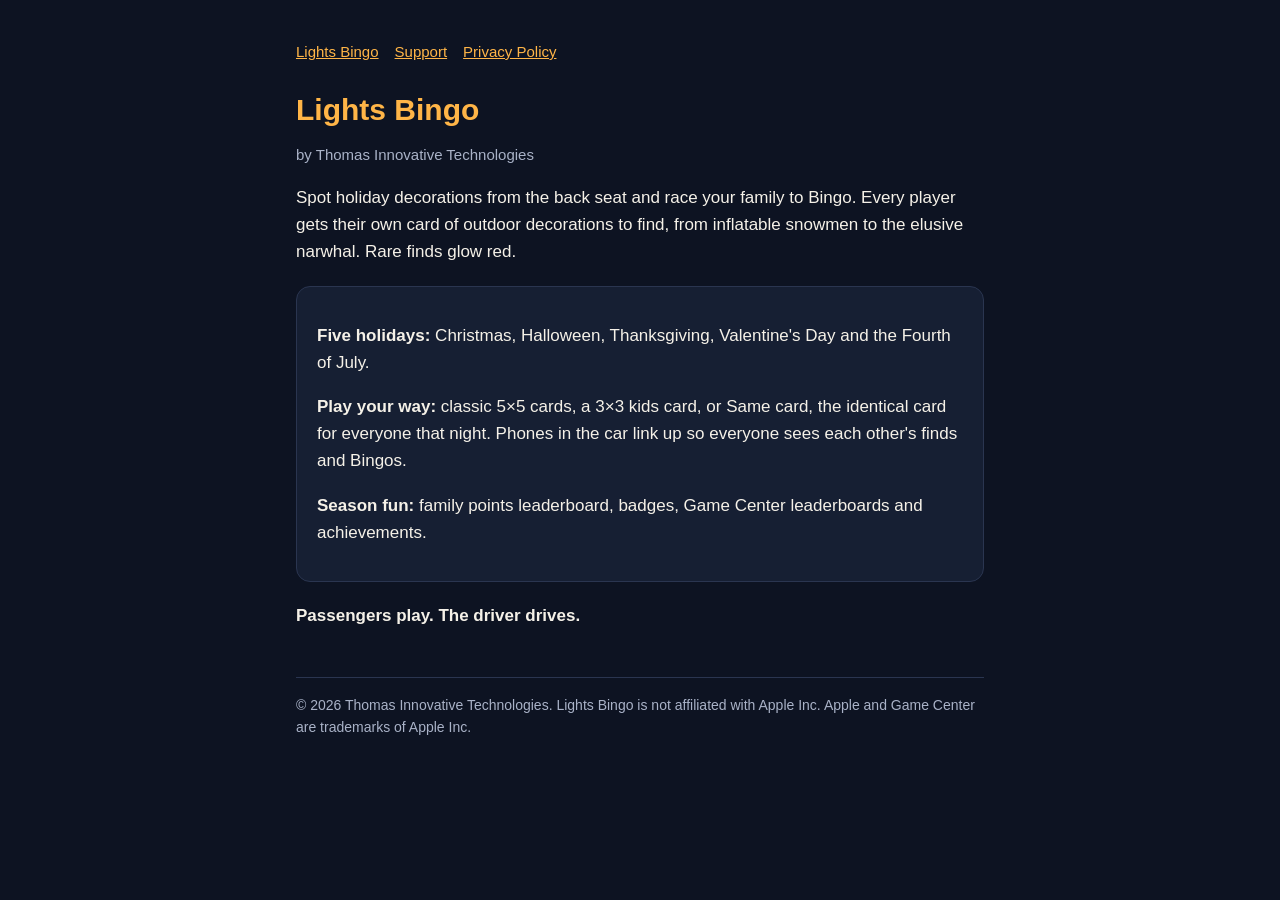
<file: index.html>
<!doctype html><html lang="en"><head><meta charset="utf-8"><meta name="apple-itunes-app" content="app-id=6827309710"><meta name="viewport" content="width=device-width,initial-scale=1"><title>Lights Bingo</title><link rel="stylesheet" href="style.css"></head><body><main>
<nav><a href="index.html">Lights Bingo</a><a href="support.html">Support</a><a href="privacy.html">Privacy Policy</a></nav>
<h1>Lights Bingo</h1>
<p class="muted">by Thomas Innovative Technologies</p>
<p>Spot holiday decorations from the back seat and race your family to Bingo. Every player gets their own card of outdoor decorations to find, from inflatable snowmen to the elusive narwhal. Rare finds glow red.</p>
<div class="card">
<p><strong>Five holidays:</strong> Christmas, Halloween, Thanksgiving, Valentine's Day and the Fourth of July.</p>
<p><strong>Play your way:</strong> classic 5×5 cards, a 3×3 kids card, or Same card, the identical card for everyone that night. Phones in the car link up so everyone sees each other's finds and Bingos.</p>
<p><strong>Season fun:</strong> family points leaderboard, badges, Game Center leaderboards and achievements.</p>
</div>
<p><strong>Passengers play. The driver drives.</strong></p>
<footer>© 2026 Thomas Innovative Technologies. Lights Bingo is not affiliated with Apple Inc. Apple and Game Center are trademarks of Apple Inc.</footer>
</main></body></html>
</file>
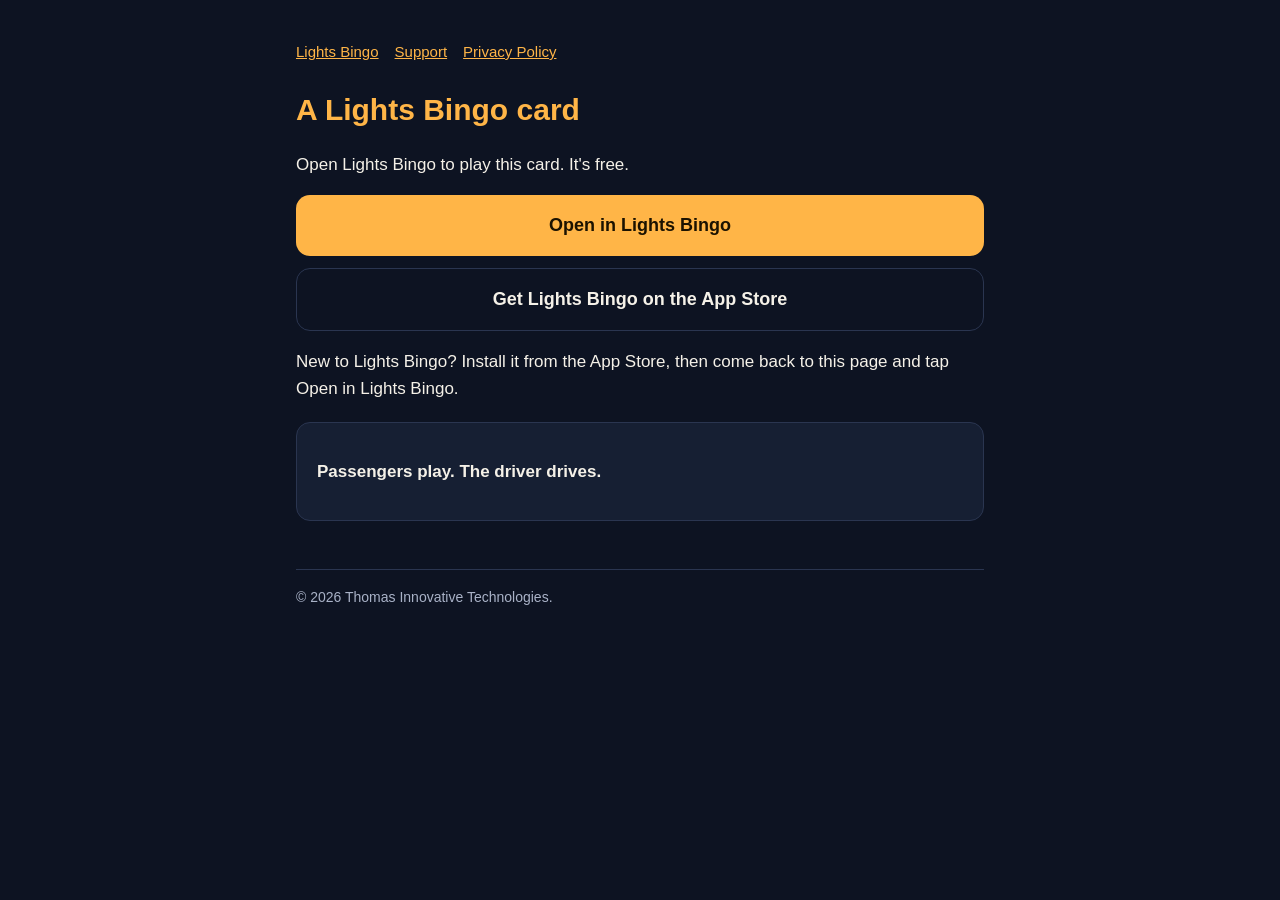
<file: card.html>
<!doctype html>
<html lang="en">
<head>
<meta charset="utf-8">
<meta name="viewport" content="width=device-width,initial-scale=1">
<script>
// Smart App Banner that also carries the card, so "Open" on the banner lands on it.
(function () {
  var m = /[?&]id=([a-z0-9-]{3,40})(?:&|$)/.exec(location.search);
  var arg = m ? ',app-argument=lightsbingo://card?id=' + m[1] : '';
  document.write('<meta name="apple-itunes-app" content="app-id=6827309710' + arg + '">');
})();
</script>
<title>Lights Bingo card</title>
<link rel="stylesheet" href="style.css">
<style>
.btn{display:block;text-align:center;padding:16px 18px;border-radius:14px;font-weight:700;font-size:18px;text-decoration:none;margin:12px 0}
.primary{background:var(--amber);color:#1b1200}.ghost{border:1px solid var(--line);color:var(--ink)}
.tag{display:inline-block;border:1px solid var(--amber);color:var(--amber);border-radius:4px;padding:1px 6px;font-size:12px;font-weight:700;letter-spacing:.08em;margin-right:6px}
.sponsor{display:flex;align-items:center;gap:8px;margin:6px 0 2px}.sponsor img{width:40px;height:40px;object-fit:contain;border-radius:6px}
.hint{display:none;border:1px solid var(--line);border-radius:12px;padding:12px 14px;margin:8px 0}
</style>
</head>
<body><main>
<nav><a href="index.html">Lights Bingo</a><a href="support.html">Support</a><a href="privacy.html">Privacy Policy</a></nav>
<h1 id="title">A Lights Bingo card</h1>
<div class="sponsor" id="sponsor" hidden></div>
<p id="what">Open Lights Bingo to play this card. It's free.</p>
<a class="btn primary" id="open" href="lightsbingo://card">Open in Lights Bingo</a>
<a class="btn ghost" href="https://apps.apple.com/app/id6827309710">Get Lights Bingo on the App Store</a>
<p class="hint" id="inapp"><strong>Button didn't open the app?</strong> You're in the Facebook or Instagram browser. Tap <strong>•••</strong> at the top and choose <strong>Open in browser</strong> (or Open in Safari), then tap Open in Lights Bingo.</p>
<p>New to Lights Bingo? Install it from the App Store, then come back to this page and tap Open in Lights Bingo.</p>
<div class="card"><p><strong>Passengers play. The driver drives.</strong></p></div>
<footer>© 2026 Thomas Innovative Technologies.</footer>
</main>
<script>
(function () {
  var m = /[?&]id=([a-z0-9-]{3,40})(?:&|$)/.exec(location.search);
  var id = m ? m[1] : '';
  var url = 'lightsbingo://card' + (id ? '?id=' + id : '');
  document.getElementById('open').href = url;
  var ua = navigator.userAgent || '';
  var inApp = /FBAN|FBAV|FB_IAB|Instagram|Messenger/i.test(ua);
  if (inApp) document.getElementById('inapp').style.display = 'block';
  // Show the card's name from our own card file (same site; nothing is recorded).
  if (id) {
    fetch('cards.json', { cache: 'no-store' }).then(function (r) { return r.ok ? r.json() : null; }).then(function (f) {
      var c = f && Array.isArray(f.cards) ? f.cards.filter(function (x) { return x && x.id === id; })[0] : null;
      if (!c || (f.pulled || []).indexOf(id) >= 0) { document.getElementById('what').textContent = 'This card may have ended. Open Lights Bingo to see the cards playing now.'; return; }
      var t = String(c.title || '').slice(0, 40);
      if (t) { document.getElementById('title').textContent = t; document.title = t + ' · Lights Bingo'; }
      if (c.sponsored && c.sponsor) {
        var s = document.getElementById('sponsor');
        var logo = typeof c.logo === 'string' && /^[a-z0-9/_-]+\.(png|jpe?g|webp)$/i.test(c.logo) ? '<img alt="" src="' + c.logo + '">' : '';
        s.innerHTML = logo + '<span class="tag">SPONSORED</span><span></span>';
        s.lastChild.textContent = String(c.sponsor).slice(0, 40);
        s.hidden = false;
      }
    }).catch(function () {});
  }
  // In Safari, try the app straight away; the buttons stay for every other case.
  if (id && !inApp && /iPhone|iPad|iPod/.test(ua)) setTimeout(function () { location.href = url; }, 500);
})();
</script>
</body>
</html>
</file>
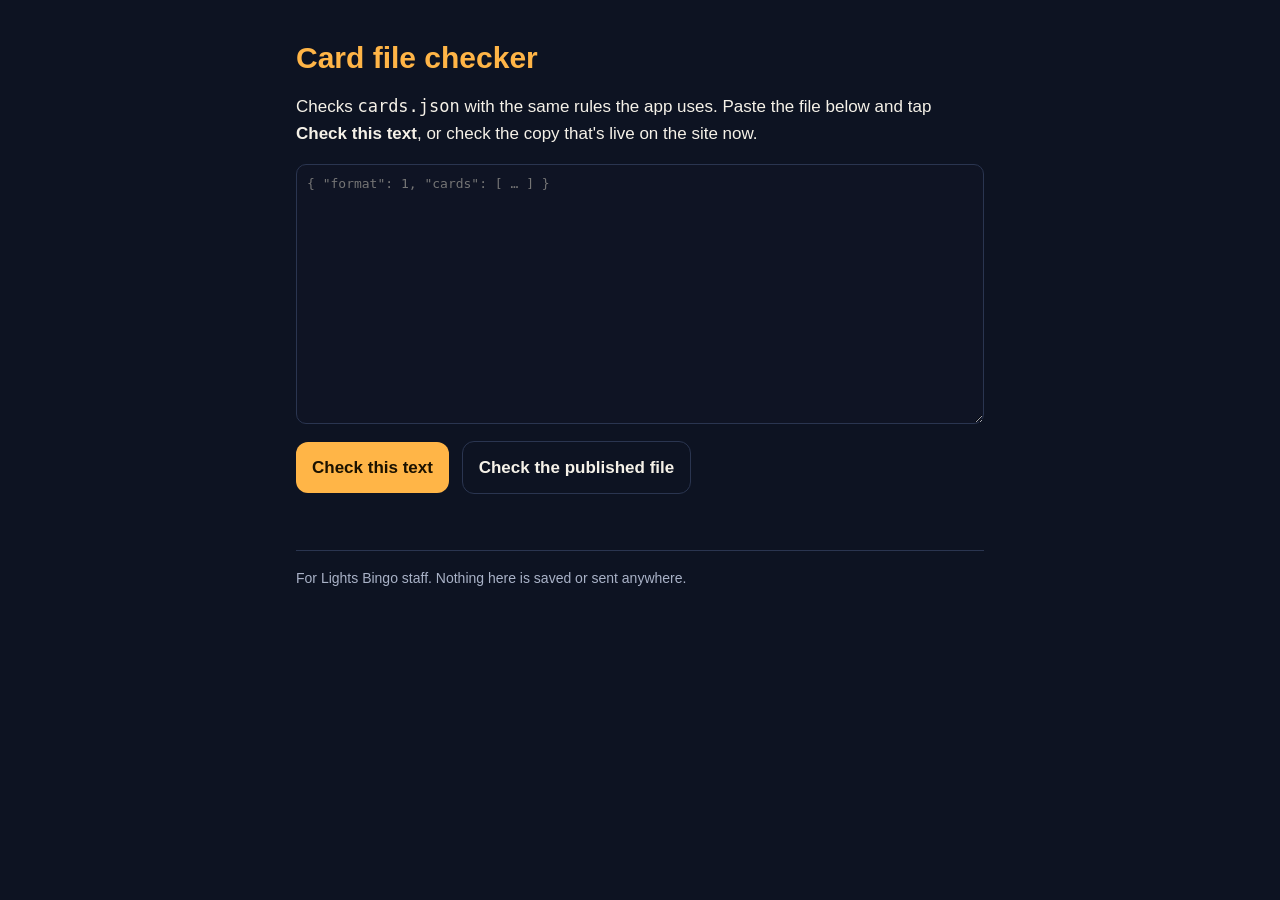
<file: check.html>
<!doctype html>
<html lang="en">
<head>
<meta charset="utf-8">
<meta name="viewport" content="width=device-width,initial-scale=1">
<meta name="robots" content="noindex">
<title>Card file checker</title>
<link rel="stylesheet" href="style.css">
<style>
textarea{width:100%;min-height:260px;box-sizing:border-box;font:13px/1.4 ui-monospace,Menlo,monospace;background:#0f1424;color:var(--ink);border:1px solid var(--line);border-radius:10px;padding:10px}
button{font:inherit;font-weight:700;padding:12px 16px;border-radius:12px;border:0;margin:8px 8px 8px 0;cursor:pointer}
.primary{background:var(--amber);color:#1b1200}.ghost{background:transparent;color:var(--ink);border:1px solid var(--line)}
.ok{color:#5ED38B;font-weight:700}.bad{color:#FF5F7B;font-weight:700}
li{margin:4px 0}
</style>
</head>
<body><main>
<h1>Card file checker</h1>
<p>Checks <code>cards.json</code> with the same rules the app uses. Paste the file below and tap <strong>Check this text</strong>, or check the copy that's live on the site now.</p>
<textarea id="text" spellcheck="false" placeholder='{ "format": 1, "cards": [ … ] }'></textarea>
<button class="primary" id="checkText">Check this text</button>
<button class="ghost" id="checkLive">Check the published file</button>
<div id="out"></div>
<footer>For Lights Bingo staff. Nothing here is saved or sent anywhere.</footer>
</main>
<script src="check.js"></script>
<script>
(function () {
  var SITE = 'https://thomas-innovative-technologies.github.io/lightsbingo/';
  var out = document.getElementById('out');
  function esc(s) { return String(s).replace(/[&<>"]/g, function (c) { return { '&': '&amp;', '<': '&lt;', '>': '&gt;', '"': '&quot;' }[c]; }); }
  function day(t) { return new Date(t).toLocaleDateString(undefined, { year: 'numeric', month: 'short', day: 'numeric' }); }
  function show(text, label) {
    var L = window.LightsBingoCards;
    var r = L.parseCardFile(text, SITE);
    var now = Date.now();
    var html = '<h2>' + esc(label) + '</h2>';
    if (!r.ok) { out.innerHTML = html + '<p class="bad">✗ Not usable: ' + esc(r.error) + '</p><p>The app keeps using its last good copy until this is fixed.</p>'; return; }
    html += '<p class="ok">✓ The file is usable.</p>';
    var showing = L.listOrder(L.activeCards(r.cards, now)).map(function (c) { return c.id; });
    html += '<h3>Cards (' + r.cards.length + ')</h3><ul>';
    r.cards.forEach(function (c) {
      var state = c.startsAt > now ? 'starts ' + day(c.startsAt) : c.endsAt < now ? 'ended ' + day(c.endsAt) : 'showing now, until ' + day(c.endsAt);
      var flags = [c.sponsored ? 'Sponsored by ' + c.sponsor : '', c.featured ? 'featured (top of the list)' : '', c.hidden ? 'hidden (link only)' : '', c.items.length + ' items'].filter(Boolean).join(' · ');
      var link = SITE + 'card.html?id=' + c.id;
      html += '<li><strong>' + esc(c.title) + '</strong> (' + esc(c.id) + '): ' + esc(state) + '<br>' + esc(flags) + '<br>Link: <a href="' + esc(link) + '">' + esc(link) + '</a>' + (c.logo ? '<br>Logo: <img src="' + esc(c.logo) + '" alt="" style="width:32px;height:32px;vertical-align:middle;object-fit:contain" onerror="this.replaceWith(document.createTextNode(\'✗ not found on the site\'))">' : '') + '</li>';
    });
    html += '</ul>';
    if (r.pulled.length) html += '<p>Pulled (removed everywhere): ' + esc(r.pulled.join(', ')) + '</p>';
    html += r.problems.length ? '<h3>Fix these (the rest still works)</h3><ul>' + r.problems.map(function (p) { return '<li class="bad">' + esc(p) + '</li>'; }).join('') + '</ul>' : '<p class="ok">No problems found.</p>';
    html += '<p>In the list right now, in order: ' + (showing.length ? esc(showing.join(', ')) : 'none') + '.</p>';
    out.innerHTML = html;
  }
  document.getElementById('checkText').onclick = function () { show(document.getElementById('text').value, 'Pasted text'); };
  document.getElementById('checkLive').onclick = function () {
    fetch('cards.json', { cache: 'no-store' }).then(function (res) { return res.ok ? res.text() : Promise.reject(res.status); })
      .then(function (t) { document.getElementById('text').value = t; show(t, 'Published file'); })
      .catch(function (e) { out.innerHTML = '<p class="bad">Couldn’t load cards.json from the site (' + esc(e) + ').</p>'; });
  };
})();
</script>
</body>
</html>
</file>
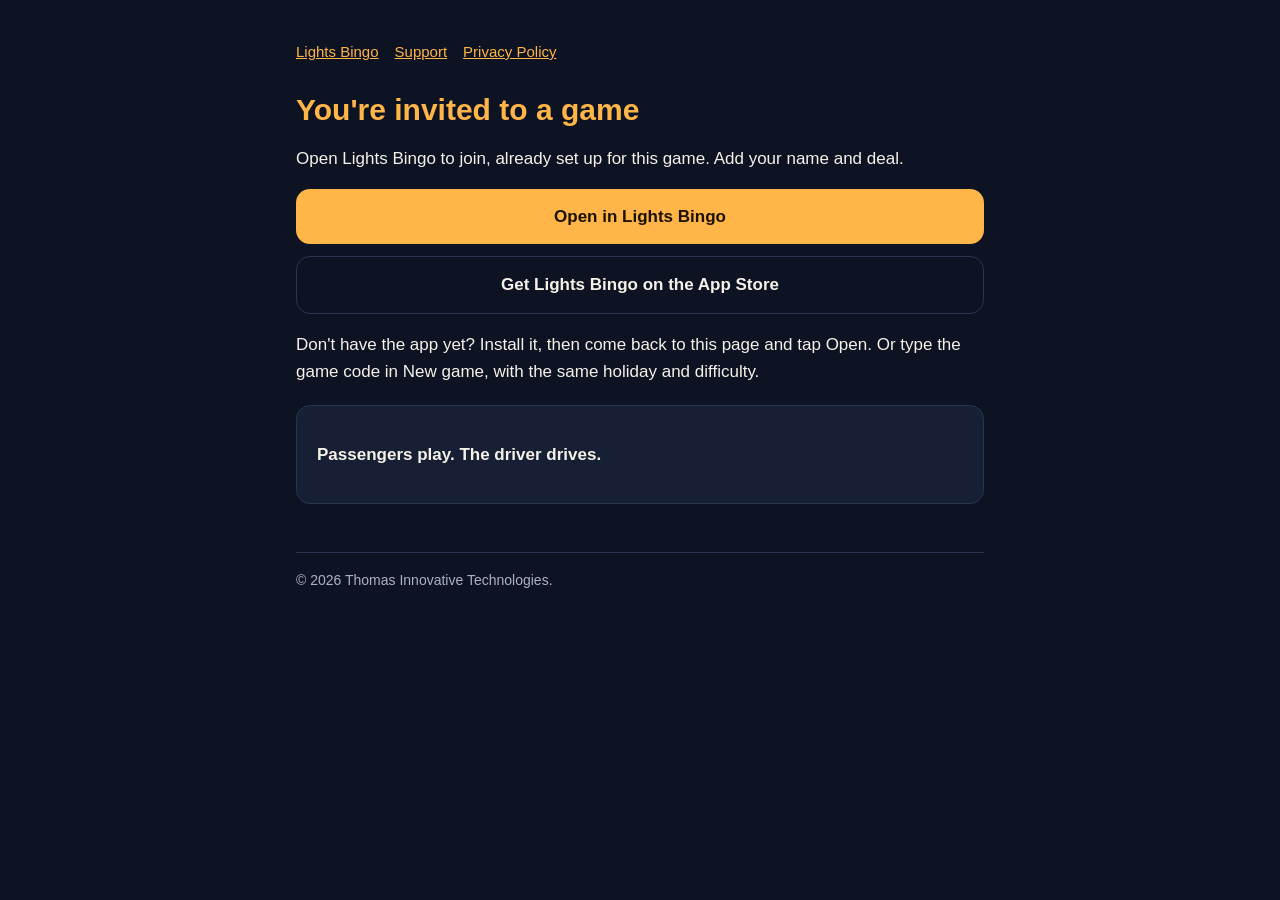
<file: join.html>
<!doctype html>
<html lang="en">
<head>
<meta charset="utf-8">
<meta name="viewport" content="width=device-width,initial-scale=1">
<meta name="apple-itunes-app" content="app-id=6827309710">
<title>Join a Lights Bingo game</title>
<link rel="stylesheet" href="style.css">
<style>.btn{display:block;text-align:center;padding:14px 18px;border-radius:14px;font-weight:700;text-decoration:none;margin:12px 0}.primary{background:var(--amber);color:#1b1200}.ghost{border:1px solid var(--line);color:var(--ink)}.code{font-size:30px;letter-spacing:6px;text-align:center;margin:8px 0}</style>
</head>
<body><main>
<nav><a href="index.html">Lights Bingo</a><a href="support.html">Support</a><a href="privacy.html">Privacy Policy</a></nav>
<h1>You're invited to a game</h1>
<p id="what">Open Lights Bingo to join, already set up for this game. Add your name and deal.</p>
<p class="code" id="code"></p>
<a class="btn primary" id="open" href="lightsbingo://join">Open in Lights Bingo</a>
<a class="btn ghost" href="https://apps.apple.com/app/id6827309710">Get Lights Bingo on the App Store</a>
<p>Don't have the app yet? Install it, then come back to this page and tap Open. Or type the game code in New game, with the same holiday and difficulty.</p>
<div class="card"><p><strong>Passengers play. The driver drives.</strong></p></div>
<footer>© 2026 Thomas Innovative Technologies.</footer>
</main>
<script>
(function () {
  var q = location.search.replace(/^\?/, '');
  var params = {};
  q.split('&').forEach(function (p) { var i = p.indexOf('='); if (i > 0) { try { params[p.slice(0, i)] = decodeURIComponent(p.slice(i + 1).replace(/\+/g, ' ')); } catch (e) {} } });
  var safe = q.replace(/[^A-Za-z0-9=&%._~+-]/g, '');
  var url = 'lightsbingo://join' + (safe ? '?' + safe : '');
  document.getElementById('open').href = url;
  if (params.c && /^[A-Z0-9]{4,8}$/i.test(params.c)) document.getElementById('code').textContent = params.c.toUpperCase();
  if (params.h) document.getElementById('what').textContent = params.h.slice(0, 24) + ' invited you to play. Open Lights Bingo to join, already set up for this game. Add your name and deal.';
  if (/iPhone|iPad|iPod/.test(navigator.userAgent) && params.c) setTimeout(function () { location.href = url; }, 400);
})();
</script>
</body>
</html>
</file>
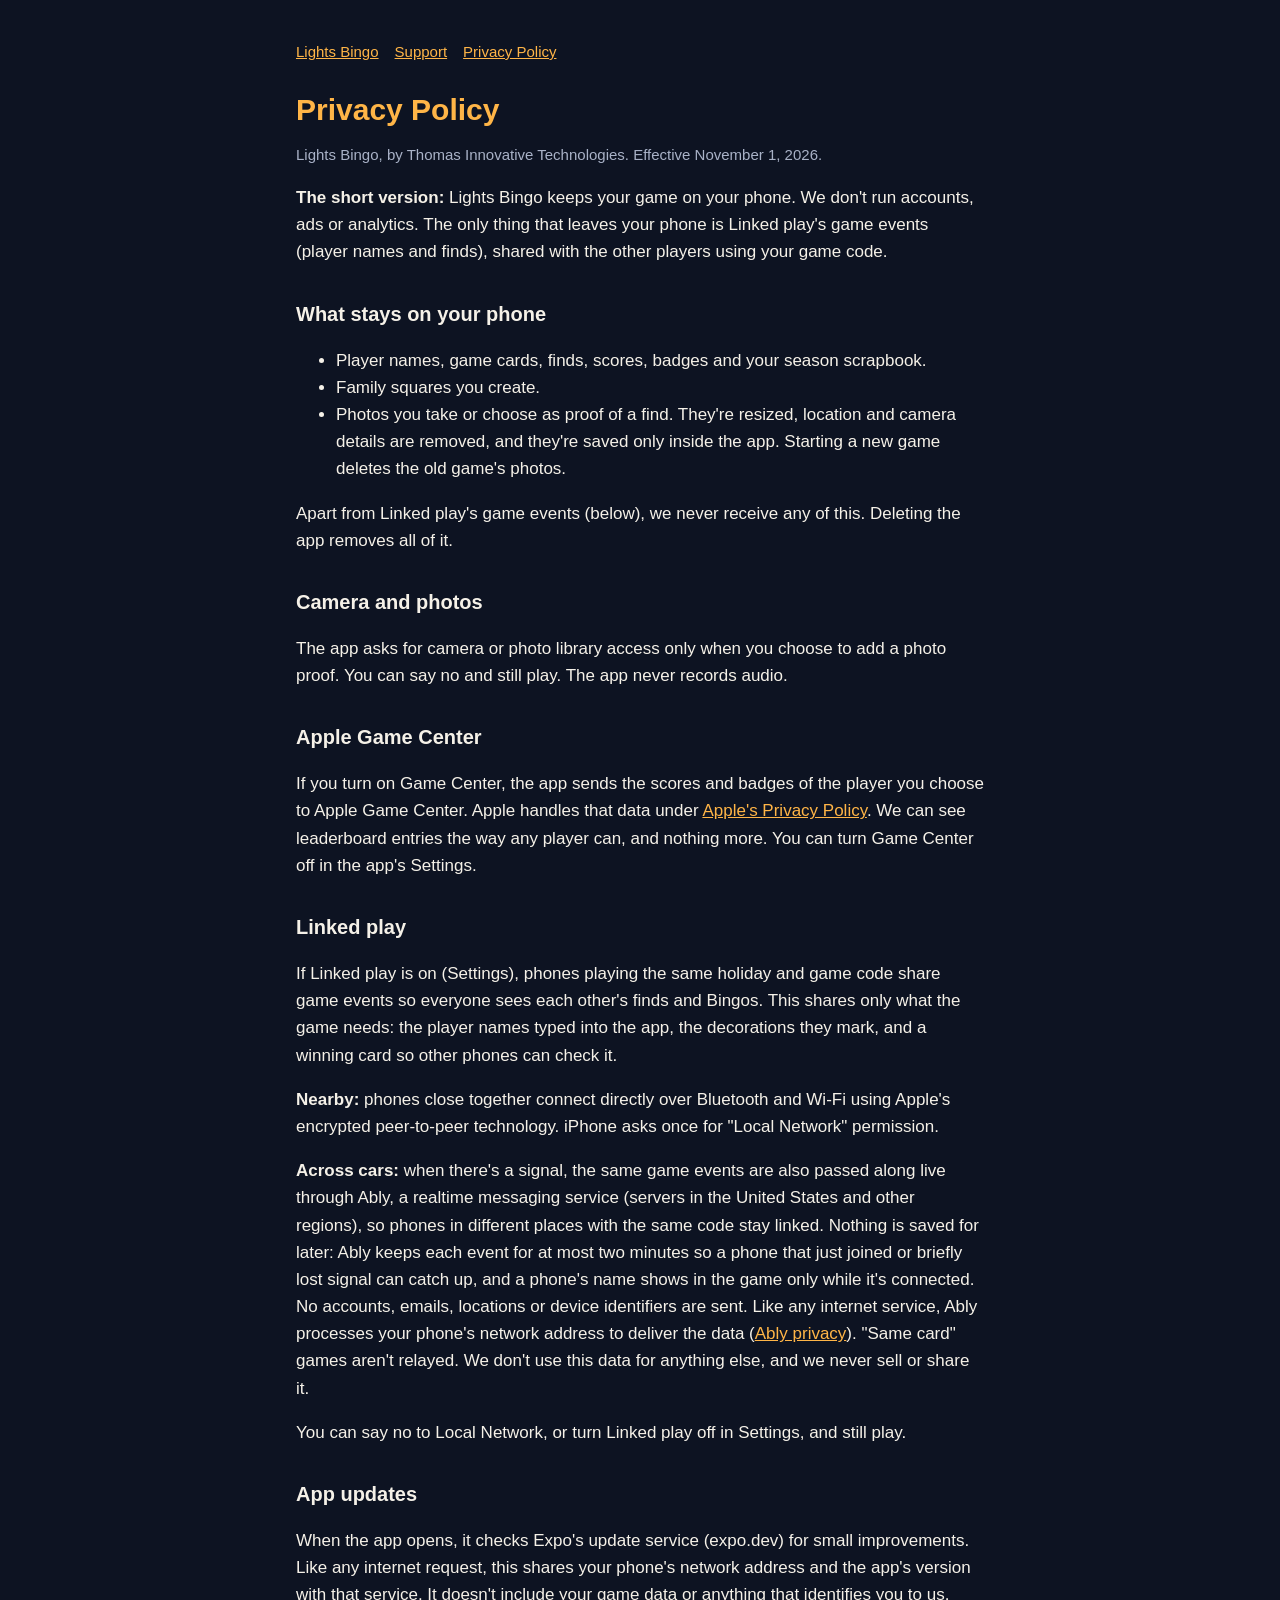
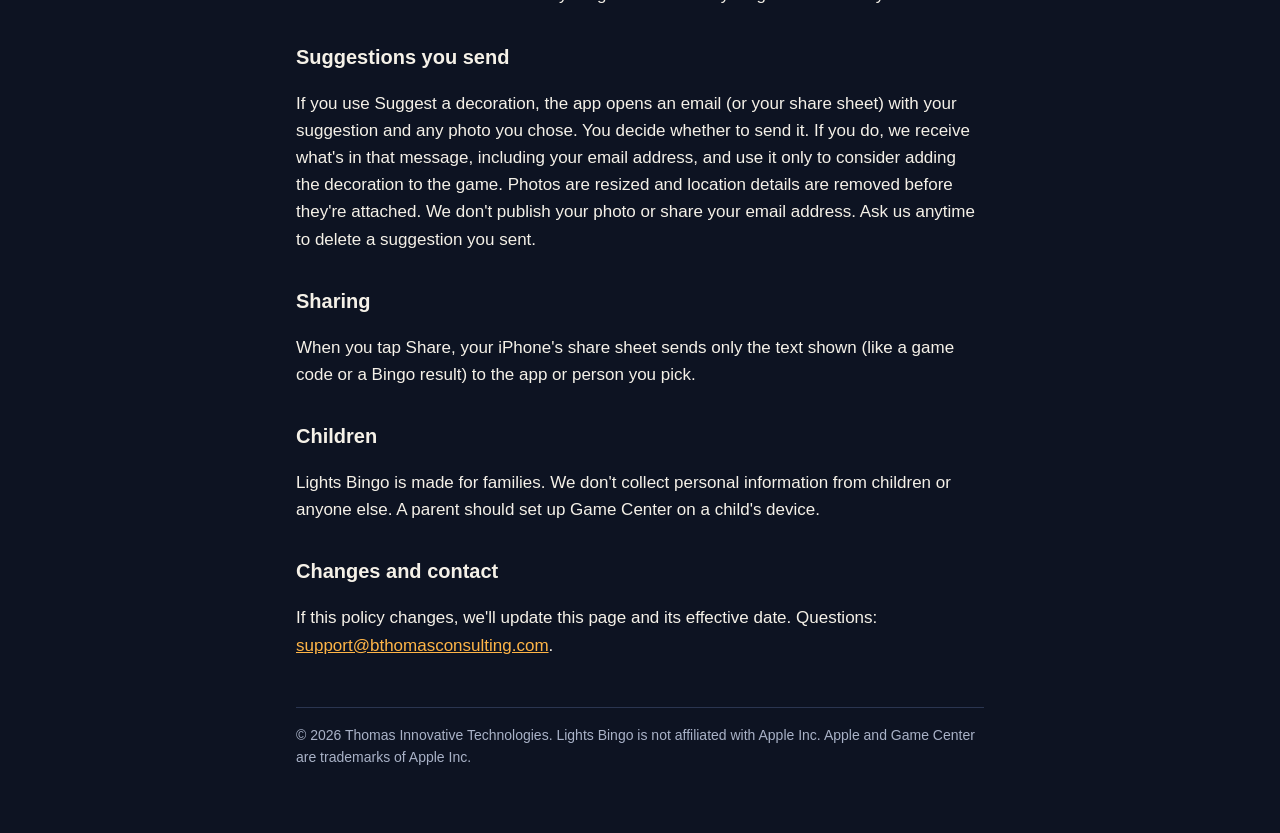
<file: privacy.html>
<!doctype html><html lang="en"><head><meta charset="utf-8"><meta name="apple-itunes-app" content="app-id=6827309710"><meta name="viewport" content="width=device-width,initial-scale=1"><title>Lights Bingo Privacy Policy</title><link rel="stylesheet" href="style.css"></head><body><main>
<nav><a href="index.html">Lights Bingo</a><a href="support.html">Support</a><a href="privacy.html">Privacy Policy</a></nav>
<h1>Privacy Policy</h1>
<p class="muted">Lights Bingo, by Thomas Innovative Technologies. Effective November 1, 2026.</p>
<p><strong>The short version:</strong> Lights Bingo keeps your game on your phone. We don't run accounts, ads or analytics. The only thing that leaves your phone is Linked play's game events (player names and finds), shared with the other players using your game code.</p>
<h2>What stays on your phone</h2>
<ul>
<li>Player names, game cards, finds, scores, badges and your season scrapbook.</li>
<li>Family squares you create.</li>
<li>Photos you take or choose as proof of a find. They're resized, location and camera details are removed, and they're saved only inside the app. Starting a new game deletes the old game's photos.</li>
</ul>
<p>Apart from Linked play's game events (below), we never receive any of this. Deleting the app removes all of it.</p>
<h2>Camera and photos</h2>
<p>The app asks for camera or photo library access only when you choose to add a photo proof. You can say no and still play. The app never records audio.</p>
<h2>Apple Game Center</h2>
<p>If you turn on Game Center, the app sends the scores and badges of the player you choose to Apple Game Center. Apple handles that data under <a href="https://www.apple.com/legal/privacy/">Apple's Privacy Policy</a>. We can see leaderboard entries the way any player can, and nothing more. You can turn Game Center off in the app's Settings.</p>
<h2>Linked play</h2>
<p>If Linked play is on (Settings), phones playing the same holiday and game code share game events so everyone sees each other's finds and Bingos. This shares only what the game needs: the player names typed into the app, the decorations they mark, and a winning card so other phones can check it.</p>
<p><strong>Nearby:</strong> phones close together connect directly over Bluetooth and Wi-Fi using Apple's encrypted peer-to-peer technology. iPhone asks once for "Local Network" permission.</p>
<p><strong>Across cars:</strong> when there's a signal, the same game events are also passed along live through Ably, a realtime messaging service (servers in the United States and other regions), so phones in different places with the same code stay linked. Nothing is saved for later: Ably keeps each event for at most two minutes so a phone that just joined or briefly lost signal can catch up, and a phone's name shows in the game only while it's connected. No accounts, emails, locations or device identifiers are sent. Like any internet service, Ably processes your phone's network address to deliver the data (<a href="https://ably.com/privacy">Ably privacy</a>). "Same card" games aren't relayed. We don't use this data for anything else, and we never sell or share it.</p>
<p>You can say no to Local Network, or turn Linked play off in Settings, and still play.</p>
<h2>App updates</h2>
<p>When the app opens, it checks Expo's update service (expo.dev) for small improvements. Like any internet request, this shares your phone's network address and the app's version with that service. It doesn't include your game data or anything that identifies you to us.</p>
<h2>Suggestions you send</h2>
<p>If you use Suggest a decoration, the app opens an email (or your share sheet) with your suggestion and any photo you chose. You decide whether to send it. If you do, we receive what's in that message, including your email address, and use it only to consider adding the decoration to the game. Photos are resized and location details are removed before they're attached. We don't publish your photo or share your email address. Ask us anytime to delete a suggestion you sent.</p>
<h2>Sharing</h2>
<p>When you tap Share, your iPhone's share sheet sends only the text shown (like a game code or a Bingo result) to the app or person you pick.</p>
<h2>Children</h2>
<p>Lights Bingo is made for families. We don't collect personal information from children or anyone else. A parent should set up Game Center on a child's device.</p>
<h2>Changes and contact</h2>
<p>If this policy changes, we'll update this page and its effective date. Questions: <a href="mailto:support@bthomasconsulting.com">support@bthomasconsulting.com</a>.</p>
<footer>© 2026 Thomas Innovative Technologies. Lights Bingo is not affiliated with Apple Inc. Apple and Game Center are trademarks of Apple Inc.</footer>
</main></body></html>
</file>
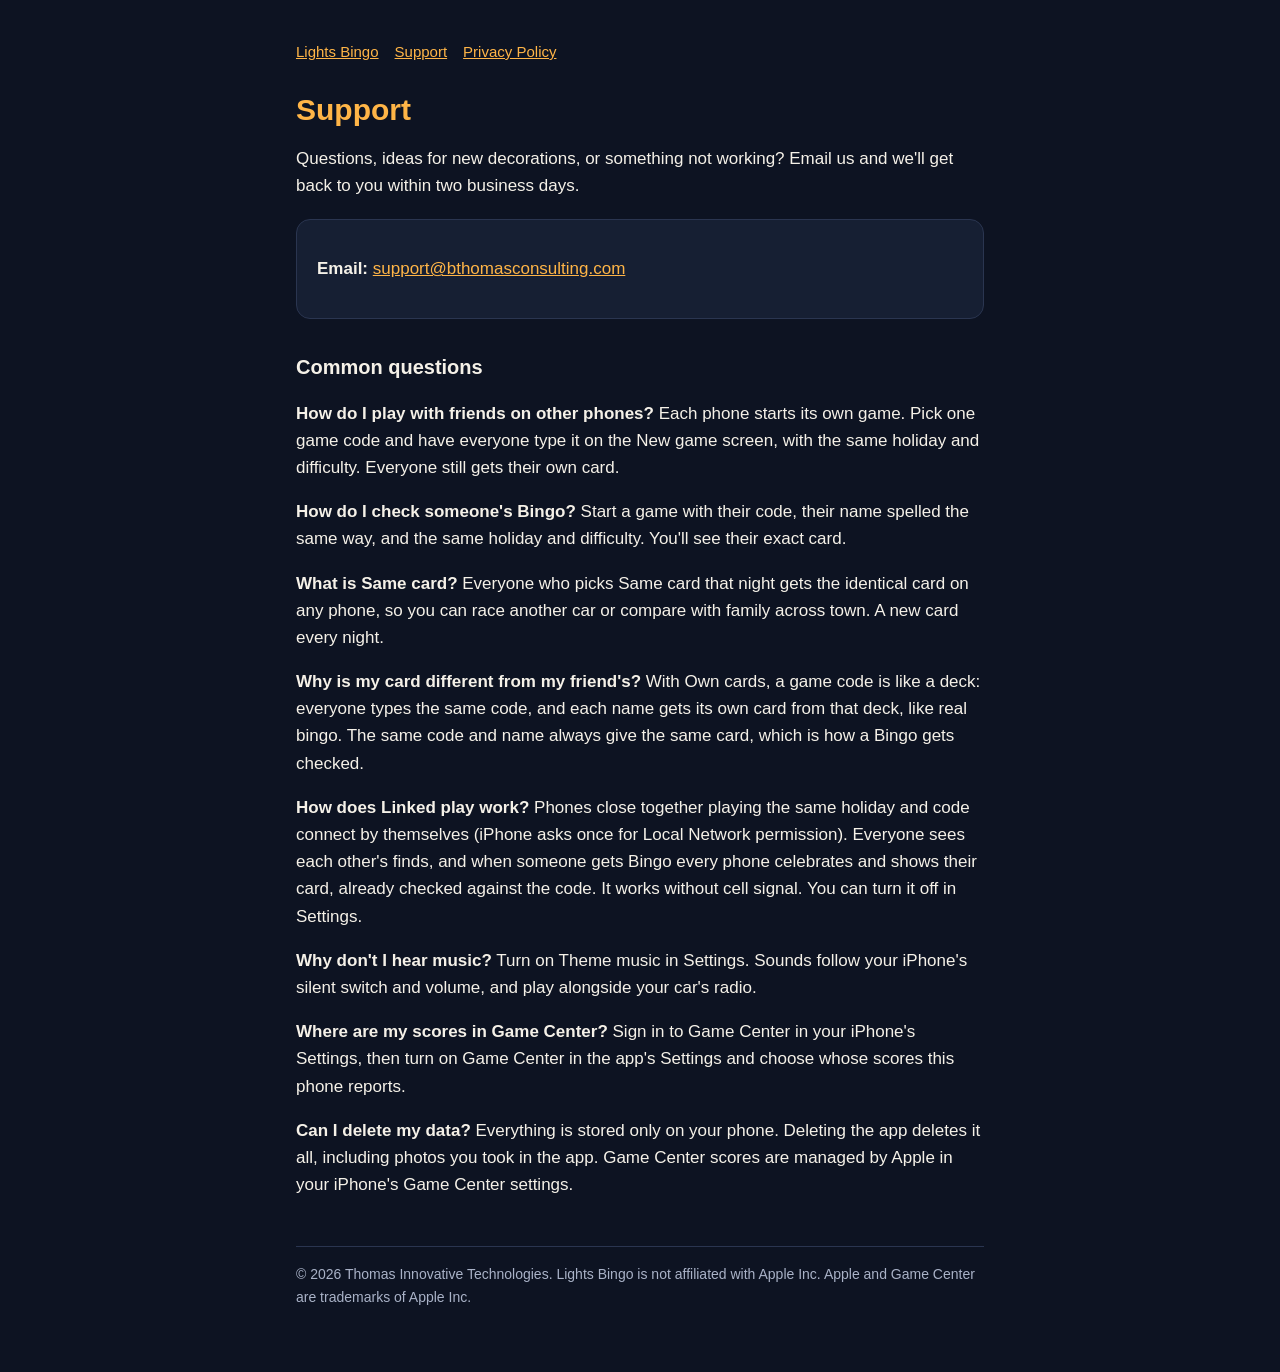
<file: support.html>
<!doctype html><html lang="en"><head><meta charset="utf-8"><meta name="apple-itunes-app" content="app-id=6827309710"><meta name="viewport" content="width=device-width,initial-scale=1"><title>Lights Bingo Support</title><link rel="stylesheet" href="style.css"></head><body><main>
<nav><a href="index.html">Lights Bingo</a><a href="support.html">Support</a><a href="privacy.html">Privacy Policy</a></nav>
<h1>Support</h1>
<p>Questions, ideas for new decorations, or something not working? Email us and we'll get back to you within two business days.</p>
<div class="card"><p><strong>Email:</strong> <a href="mailto:support@bthomasconsulting.com">support@bthomasconsulting.com</a></p></div>
<h2>Common questions</h2>
<p><strong>How do I play with friends on other phones?</strong> Each phone starts its own game. Pick one game code and have everyone type it on the New game screen, with the same holiday and difficulty. Everyone still gets their own card.</p>
<p><strong>How do I check someone's Bingo?</strong> Start a game with their code, their name spelled the same way, and the same holiday and difficulty. You'll see their exact card.</p>
<p><strong>What is Same card?</strong> Everyone who picks Same card that night gets the identical card on any phone, so you can race another car or compare with family across town. A new card every night.</p>
<p><strong>Why is my card different from my friend's?</strong> With Own cards, a game code is like a deck: everyone types the same code, and each name gets its own card from that deck, like real bingo. The same code and name always give the same card, which is how a Bingo gets checked.</p>
<p><strong>How does Linked play work?</strong> Phones close together playing the same holiday and code connect by themselves (iPhone asks once for Local Network permission). Everyone sees each other's finds, and when someone gets Bingo every phone celebrates and shows their card, already checked against the code. It works without cell signal. You can turn it off in Settings.</p>
<p><strong>Why don't I hear music?</strong> Turn on Theme music in Settings. Sounds follow your iPhone's silent switch and volume, and play alongside your car's radio.</p>
<p><strong>Where are my scores in Game Center?</strong> Sign in to Game Center in your iPhone's Settings, then turn on Game Center in the app's Settings and choose whose scores this phone reports.</p>
<p><strong>Can I delete my data?</strong> Everything is stored only on your phone. Deleting the app deletes it all, including photos you took in the app. Game Center scores are managed by Apple in your iPhone's Game Center settings.</p>
<footer>© 2026 Thomas Innovative Technologies. Lights Bingo is not affiliated with Apple Inc. Apple and Game Center are trademarks of Apple Inc.</footer>
</main></body></html>
</file>
<file: style.css>
:root{--night:#0D1322;--panel:#161F33;--line:#2A3550;--ink:#F5F1E8;--muted:#A9B2C7;--amber:#FFB547}
*{box-sizing:border-box}html{background:var(--night)}
body{margin:0;background:var(--night);color:var(--ink);font:17px/1.6 -apple-system,BlinkMacSystemFont,"Segoe UI",Roboto,Helvetica,Arial,sans-serif}
main{max-width:720px;margin:0 auto;padding:40px 16px 64px}
h1{font-size:30px;line-height:1.2;color:var(--amber);margin:0 0 4px}
h2{font-size:20px;margin:32px 0 8px}
p,li{color:var(--ink)}.muted{color:var(--muted);font-size:15px}
a{color:var(--amber)}
.card{background:var(--panel);border:1px solid var(--line);border-radius:14px;padding:18px 20px;margin:20px 0}
nav{display:flex;gap:16px;flex-wrap:wrap;margin:0 0 28px;font-size:15px}
footer{margin-top:48px;color:var(--muted);font-size:14px;border-top:1px solid var(--line);padding-top:16px}
</file>
